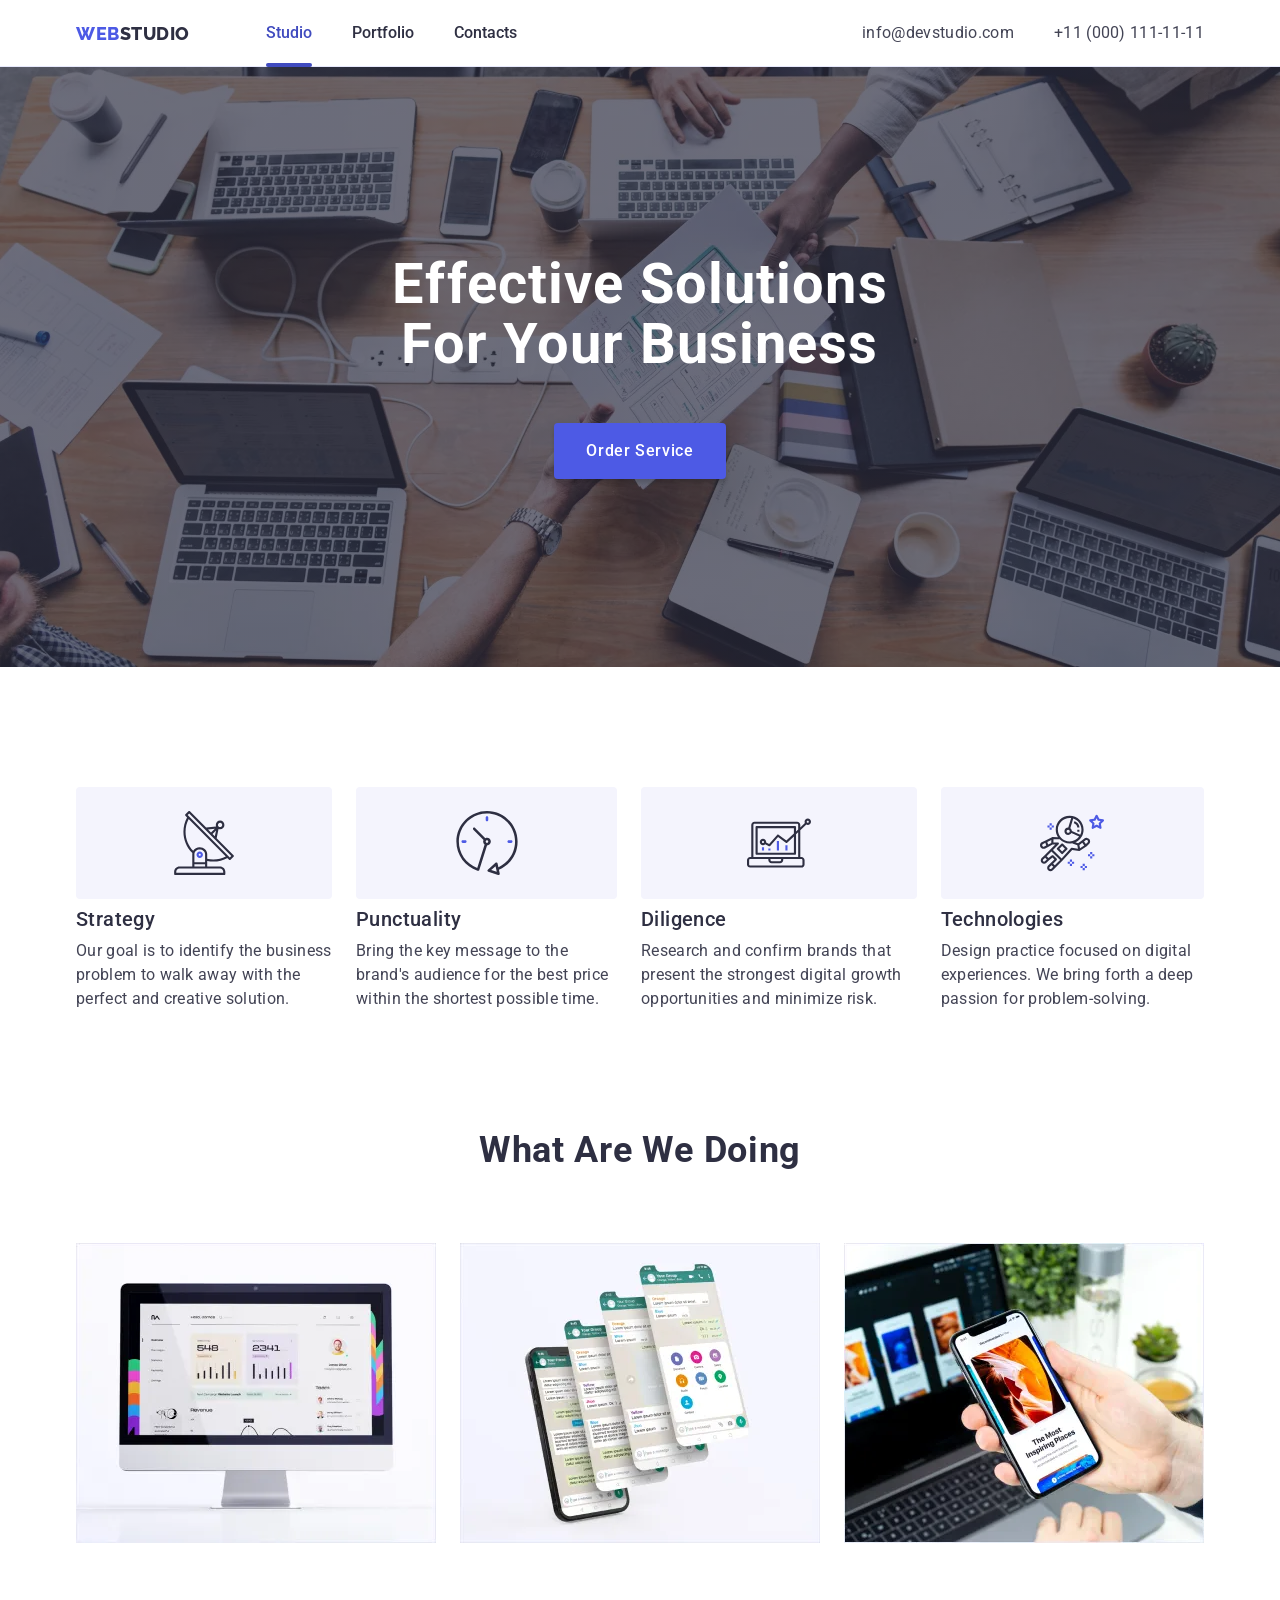
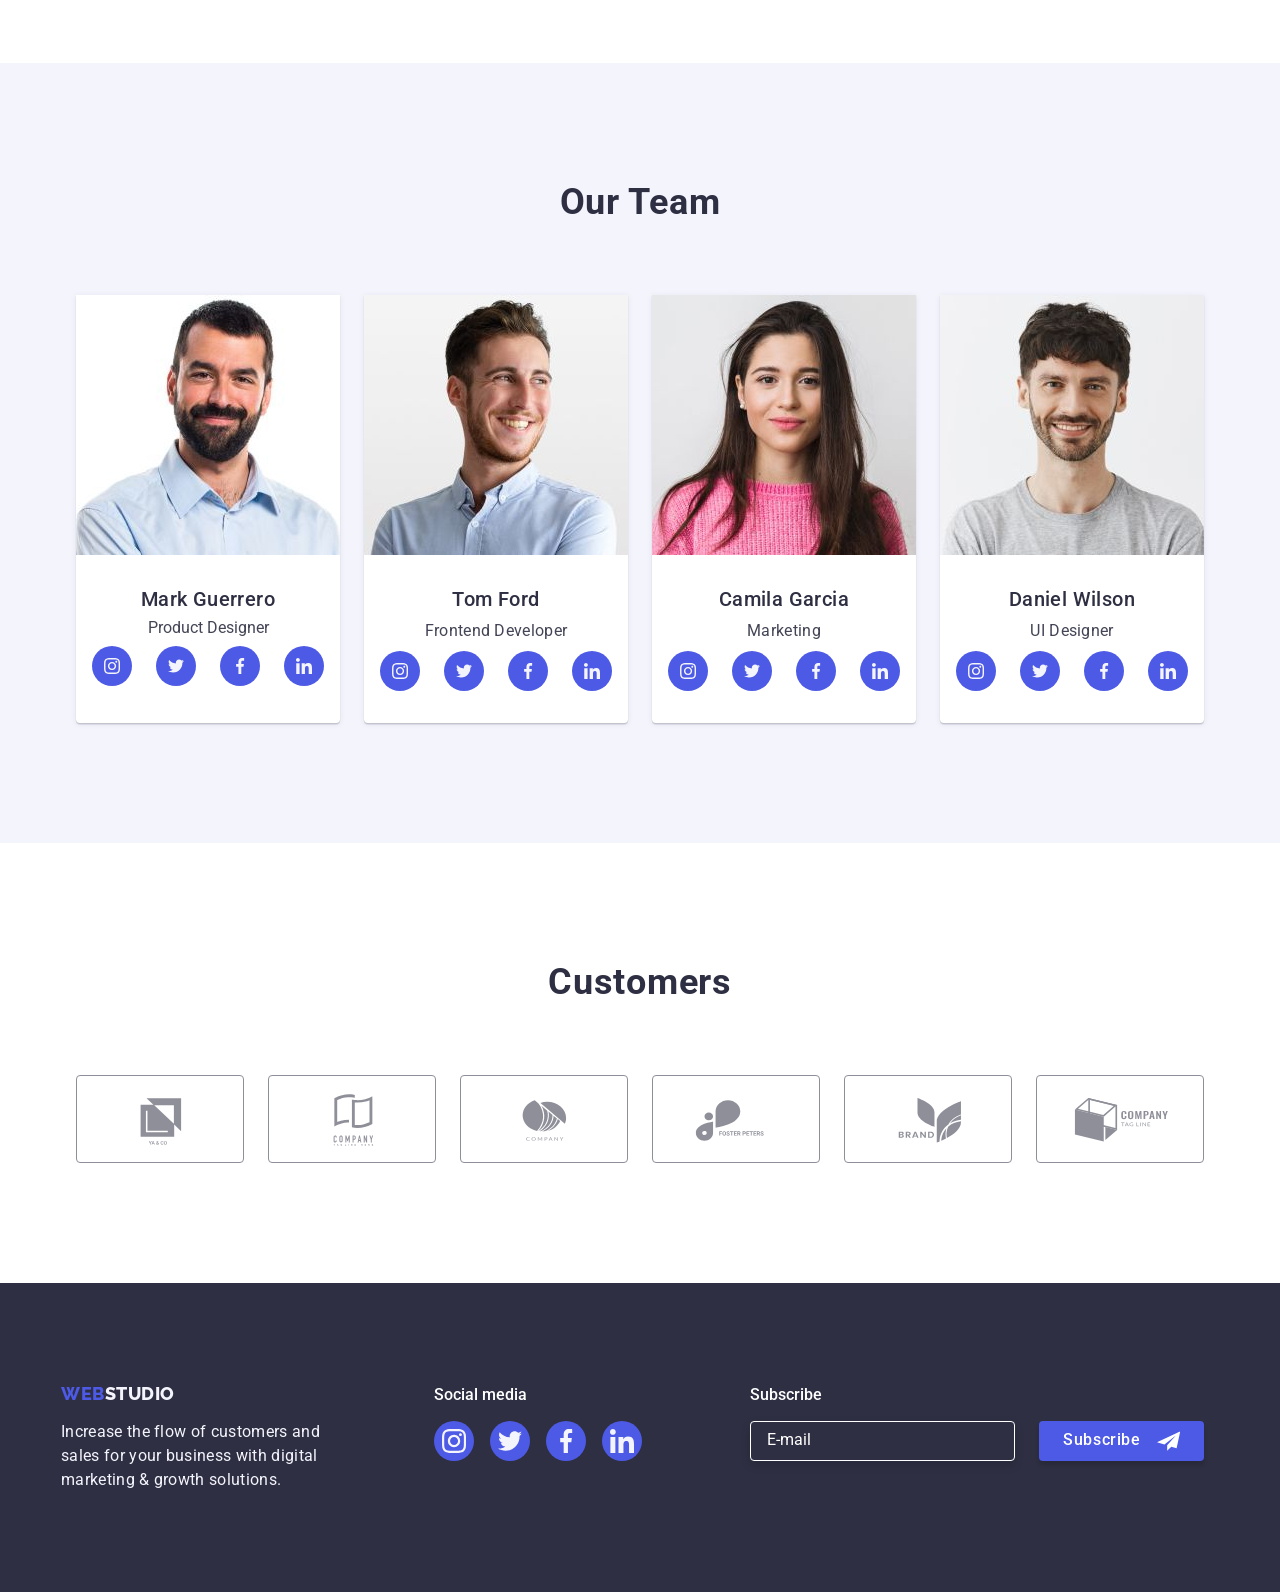
<file: index.html>
<!DOCTYPE html>
<html lang="en">
  <head>
    <meta charset="UTF-8" />
    <meta http-equiv="X-UA-Compatible" content="IE=edge" />
    <meta name="viewport" content="width=device-width, initial-scale=1.0" />
    <title>WebStudio</title>
    <link rel="preconnect" href="https://fonts.googleapis.com" />
    <link rel="preconnect" href="https://fonts.gstatic.com" crossorigin />
    <link
      href="https://fonts.googleapis.com/css2?family=Raleway:wght@800&family=Roboto:wght@400;500;700;900&display=swap"
      rel="stylesheet"
    />
    <link
      rel="stylesheet"
      href="https://cdnjs.cloudflare.com/ajax/libs/modern-normalize/1.1.0/modern-normalize.min.css"
      integrity="sha512-wpPYUAdjBVSE4KJnH1VR1HeZfpl1ub8YT/NKx4PuQ5NmX2tKuGu6U/JRp5y+Y8XG2tV+wKQpNHVUX03MfMFn9Q=="
      crossorigin="anonymous"
      referrerpolicy="no-referrer"
    />
    <link rel="stylesheet" href="./css/styles.css" />
  </head>
  <body>
    <!-- Header -->
    <header class="header">
      <div class="header-container container">
        <nav class="nav">
          <a href="./index.html" class="header-logo logo link"
            >Web<span class="header-studio">Studio</span></a
          >
          <!-- Mobile menu -->
          <button class="burger-btn js-open-menu" type="button" aria-expanded="false" aria-controls="mobile-menu">
            <svg class="burger-icon" width="32" height="22" aria-level="Switcher for mobile menu">
              <use class="burger-icon-open" href="./images/icons.svg#burger"></use>
            </svg>
          </button>

        <div class="mobile js-menu-container" id="mobile-menu">
                  <button type="button" class="modal-btn js-close-menu">
          <svg class="modal-icon" width="8" height="8">
            <use href="./images/icons.svg#close-black"></use>
          </svg>
        </button>
         <ul class="mobnav list">
          <li class="mobnav-item"><a href="./index.html" class="mobnav-link link">Studio</a></li>
          <li class="mobnav-item"><a href="./portfolio.html" class="mobnav-link link">Portfolio</a></li>
          <li class="mobnav-item"><a href="" class="mobnav-link link">Contacts</a></li>
        </ul>
        <div class="address-mobwrapper">        
          <address class="mobaddress">
          <ul class="list mobaddress-list">
             <li class="mobaddress-item">
              <a href="tel:+110001111111" class="link mobaddress-link">+11 (000) 111-11-11</a>
            </li>
            <li class="mobaddress-item">
              <a href="mailto:info@devstudio.com" class="link mobaddress-link">info@devstudio.com</a>
            </li>

          </ul>
        </address></div>
         <ul class="socials mobsocials">
                  <li class="mobsocials-item">
                    <a href="https://www.instagram.com/" class="socials-link">
                      <svg class="socials-icon" width="16" height="16">
                        <use href="./images/icons.svg#instagram"></use>
                      </svg>
                    </a>
                  </li>
                  <li class="mobsocials-item">
                    <a href="https://twitter.com/" class="socials-link">
                      <svg class="socials-icon" width="16" height="16">
                        <use href="./images/icons.svg#twitter"></use>
                      </svg>
                    </a>
                  </li>
                  <li class="mobsocials-item">
                    <a href="https://www.facebook.com/" class="socials-link">
                      <svg class="socials-icon" width="16" height="16">
                        <use href="./images/icons.svg#facebook"></use>
                      </svg>
                    </a>
                  </li>
                  <li class="mobsocials-item">
                    <a href="https://www.linkedin.com/" target="_blank" class="socials-link">
                      <svg class="socials-icon" width="16" height="16">
                        <use href="./images/icons.svg#linkedin"></use>
                      </svg>
                    </a>
                  </li>
          </ul> 
        </div>
<!-- Nav -->
          <ul class="list nav-list">
            <li class="nav-item">
              <a href="./index.html" class="link nav-link current">Studio</a>
            </li>
            <li class="nav-item">
              <a href="./portfolio.html" class="link nav-link">Portfolio</a>
            </li>
            <li class="nav-item"><a href="" class="link nav-link">Contacts</a></li>
          </ul>
        </nav>
        <address class="address">
          <ul class="list address-list">
            <li class="address-item">
              <a href="mailto:info@devstudio.com" class="link address-link">info@devstudio.com</a>
            </li>
            <li class="address-item">
              <a href="tel:+110001111111" class="link address-link">+11 (000) 111-11-11</a>
            </li>
          </ul>
        </address>
      </div>
    </header>
    <!-- Main -->
    <main>
      <!-- Hero -->
      <section class="hero overlay">
        <div class="container">
          <h1 class="hero-title">Effective Solutions for Your Business</h1>
          <button type="button" class="hero-btn" data-modal-open>Order Service</button>
        </div>
      </section>
      <!-- Feature -->
      <section class="section features">
        <div class="container">
          <h2 class="features-title title" hidden>Features</h2>
          <ul class="list features-list">
            <li class="features-item">
              <div class="features-thumb">
                <svg class="features-icon" width="64" height="64">
                  <use href="./images/icons.svg#antenna"></use>
                </svg>
              </div>
              <h3 class="subtitle features-subtitle">Strategy</h3>
              <p class="features-text text">
                Our goal is to identify the business problem to walk away with the perfect and
                creative solution.
              </p>
            </li>
            <li class="features-item">
              <div class="features-thumb">
                <svg class="features-icon" width="64" height="64">
                  <use href="./images/icons.svg#clock"></use>
                </svg>
              </div>
              <h3 class="subtitle features-subtitle">Punctuality</h3>
              <p class="features-text text">
                Bring the key message to the brand's audience for the best price within the shortest
                possible time.
              </p>
            </li>
            <li class="features-item">
              <div class="features-thumb">
                <svg class="features-icon" width="64" height="64">
                  <use href="./images/icons.svg#diagram"></use>
                </svg>
              </div>
              <h3 class="subtitle features-subtitle">Diligence</h3>
              <p class="features-text text">
                Research and confirm brands that present the strongest digital growth opportunities
                and minimize risk.
              </p>
            </li>
            <li class="features-item">
              <div class="features-thumb">
                <svg class="features-icon" width="64" height="64">
                  <use href="./images/icons.svg#astronaut"></use>
                </svg>
              </div>
              <h3 class="subtitle features-subtitle">Technologies</h3>
              <p class="features-text text">
                Design practice focused on digital experiences. We bring forth a deep passion for
                problem-solving.
              </p>
            </li>
          </ul>
        </div>
      </section>
      <!-- What are we doing -->
      <section class="section gallery">
        <div class="container">
          <h2 class="gallery-title title">What are we doing</h2>
          <ul class="list gallery-list">
            <li class="gallery-item">
                <picture>
                  <source
                    srcset="
                      ./images/monitor-dt.webp    1x,
                      ./images/monitor-dt@2x.webp 2x
                    "
                    media="(min-width: 1158px)"
                    type="image/webp"
                  />
                  <source
                    srcset="./images/monitor-dt@2x.jpg 2x"
                    media="(min-width: 1158px)"
                    type="image/jpeg"
                  />
                  <img
                    class="gallery-pic"
                    src="./images/monitor-dt.jpg"
                    alt="Monitor"
                    width="360"
                    height="300"
                  />
                </picture>
            </li>
            <li class="gallery-item">
               <picture>
                  <source
                    srcset="
                      ./images/screens-dt.webp    1x,
                      ./images/screens-dt@2x.webp 2x
                    "
                    media="(min-width: 1158px)"
                    type="image/webp"
                  />
                  <source
                    srcset="./images/screens-dt@2x.jpg 2x"
                    media="(min-width: 1158px)"
                    type="image/jpeg"
                  />
                  <img
                    class="gallery-pic"
                    src="./images/screens-dt.jpg"
                    alt="Screens"
                    width="360"
                    height="300"
                  />
                </picture>
            </li>
            <li class="gallery-item">
              <picture>
                  <source
                    srcset="
                      ./images/mobile-dt.webp    1x,
                      ./images/mobile-dt@2x.webp 2x
                    "
                    media="(min-width: 1158px)"
                    type="image/webp"
                  />
                  <source
                    srcset="./images/mobile-dt@2x.jpg 2x"
                    media="(min-width: 1158px)"
                    type="image/jpeg"
                  />
                  <img
                    class="gallery-pic"
                    src="./images/mobile-dt.jpg"
                    alt="Screens"
                    width="360"
                    height="300"
                  />
                </picture>
            </li>
          </ul>
        </div>
      </section>
      <!-- Our Team -->
      <section class="section team">
        <div class="container">
          <h2 class="team-title title">Our Team</h2>
          <ul class="list team-list">
            <li class="team-item">
              <picture>
                <source
                  srcset="
                    ./images/guerrero-mb.webp    1x,
                    ./images/guerrero-mb@2x.webp 2x
                  "
                  media="(max-width: 767px)"
                  type="image/webp"
                />

                <img
                  class="team-img"
                  srcset="./images/guerrero-mb@2x.jpg 2x"
                  src="./images/guerrero-mb.jpg"
                  alt="Photo of employee Mark Guerrero"
                  width="264"
                  height="260"
                />
              </picture>
              <div class="team-content">
                <h3 class="subtitle team-subtitle">Mark Guerrero</h3>
                <p class="team-text">Product Designer</p>
                <ul class="socials">
                  <li class="socials-item">
                    <a href="https://www.instagram.com/" class="socials-link">
                      <svg class="socials-icon" width="16" height="16">
                        <use href="./images/icons.svg#instagram"></use>
                      </svg>
                    </a>
                  </li>
                  <li class="socials-item">
                    <a href="https://twitter.com/" class="socials-link">
                      <svg class="socials-icon" width="16" height="16">
                        <use href="./images/icons.svg#twitter"></use>
                      </svg>
                    </a>
                  </li>
                  <li class="socials-item">
                    <a href="https://www.facebook.com/" class="socials-link">
                      <svg class="socials-icon" width="16" height="16">
                        <use href="./images/icons.svg#facebook"></use>
                      </svg>
                    </a>
                  </li>
                  <li class="socials-item">
                    <a href="https://www.linkedin.com/" target="_blank" class="socials-link">
                      <svg class="socials-icon" width="16" height="16">
                        <use href="./images/icons.svg#linkedin"></use>
                      </svg>
                    </a>
                  </li>
                </ul>
              </div>
            </li>
            <li class="team-item">
               <picture>
                <source
                  srcset="
                    ./images/ford-mb.webp    1x,
                    ./images/ford-mb@2x.webp 2x
                  "
                  media="(max-width: 767px)"
                  type="image/webp"
                />

                <img
                  class="team-img"
                  srcset="./images/ford-mb@2x.jpg 2x"
                  src="./images/ford-mb.jpg"
                  alt="Photo of employee Tom Ford"
                  width="264"
                  height="260"
                />
              </picture>
              <div class="team-content">
                <h3 class="subtitle team-subtitle">Tom Ford</h3>
                <p class="team-text text">Frontend Developer</p>
                <ul class="socials">
                  <li class="socials-item">
                    <a href="https://www.instagram.com/" class="socials-link">
                      <svg class="socials-icon" width="16" height="16">
                        <use href="./images/icons.svg#instagram"></use>
                      </svg>
                    </a>
                  </li>
                  <li class="socials-item">
                    <a href="https://twitter.com/" class="socials-link">
                      <svg class="socials-icon" width="16" height="16">
                        <use href="./images/icons.svg#twitter"></use>
                      </svg>
                    </a>
                  </li>
                  <li class="socials-item">
                    <a href="https://www.facebook.com/" class="socials-link">
                      <svg class="socials-icon" width="16" height="16">
                        <use href="./images/icons.svg#facebook"></use>
                      </svg>
                    </a>
                  </li>
                  <li class="socials-item">
                    <a href="https://www.linkedin.com/" target="_blank" class="socials-link">
                      <svg class="socials-icon" width="16" height="16">
                        <use href="./images/icons.svg#linkedin"></use>
                      </svg>
                    </a>
                  </li>
                </ul>
              </div>
            </li>
            <li class="team-item">
               <picture>
                <source
                  srcset="
                    ./images/garcia-mb.webp    1x,
                    ./images/garcia-mb@2x.webp 2x
                  "
                  media="(max-width: 767px)"
                  type="image/webp"
                />
                <img
                  class="team-img"
                  srcset="./images/garcia-mb@2x.jpg 2x"
                  src="./images/garcia-mb.jpg"
                  alt="Photo of employee Camila Garcia"
                  width="264"
                  height="260"
                />
              </picture>
              <div class="team-content">
                <h3 class="subtitle team-subtitle">Camila Garcia</h3>
                <p class="team-text text">Marketing</p>
                <ul class="socials">
                  <li class="socials-item">
                    <a href="https://www.instagram.com/" class="socials-link">
                      <svg class="socials-icon" width="16" height="16">
                        <use href="./images/icons.svg#instagram"></use>
                      </svg>
                    </a>
                  </li>
                  <li class="socials-item">
                    <a href="https://twitter.com/" class="socials-link">
                      <svg class="socials-icon" width="16" height="16">
                        <use href="./images/icons.svg#twitter"></use>
                      </svg>
                    </a>
                  </li>
                  <li class="socials-item">
                    <a href="https://www.facebook.com/" class="socials-link">
                      <svg class="socials-icon" width="16" height="16">
                        <use href="./images/icons.svg#facebook"></use>
                      </svg>
                    </a>
                  </li>
                  <li class="socials-item">
                    <a href="https://www.linkedin.com/" target="_blank" class="socials-link">
                      <svg class="socials-icon" width="16" height="16">
                        <use href="./images/icons.svg#linkedin"></use>
                      </svg>
                    </a>
                  </li>
                </ul>
              </div>
            </li>
            <li class="team-item">
                <picture>
                <source
                  srcset="
                    ./images/wilson-mb.webp    1x,
                    ./images/wilson-mb@2x.webp 2x
                  "
                  media="(max-width: 767px)"
                  type="image/webp"
                />
                <img
                  class="team-img"
                   srcset="./images/wilson-mb@2x.jpg 2x"
                  src="./images/wilson-mb.jpg"
                  alt="Photo of employee Daniel Wilson"
                  width="264"
                  height="260"
                />
              </picture>
              <div class="team-content">
                <h3 class="subtitle team-subtitle">Daniel Wilson</h3>
                <p class="team-text text">UI Designer</p>
                <ul class="socials">
                  <li class="socials-item">
                    <a href="https://www.instagram.com/" class="socials-link">
                      <svg class="socials-icon" width="16" height="16">
                        <use href="./images/icons.svg#instagram"></use>
                      </svg>
                    </a>
                  </li>
                  <li class="socials-item">
                    <a href="https://twitter.com/" class="socials-link">
                      <svg class="socials-icon" width="16" height="16">
                        <use href="./images/icons.svg#twitter"></use>
                      </svg>
                    </a>
                  </li>
                  <li class="socials-item">
                    <a href="https://www.facebook.com/" class="socials-link">
                      <svg class="socials-icon" width="16" height="16">
                        <use href="./images/icons.svg#facebook"></use>
                      </svg>
                    </a>
                  </li>
                  <li class="socials-item">
                    <a href="https://www.linkedin.com/" target="_blank" class="socials-link">
                      <svg class="socials-icon" width="16" height="16">
                        <use href="./images/icons.svg#linkedin"></use>
                      </svg>
                    </a>
                  </li>
                </ul>
              </div>
            </li>
          </ul>
        </div>
      </section>
      <!-- Customers -->
      <section class="section customers">
        <div class="container">
          <h2 class="customers-title title">Customers</h2>
          <ul class="customers-list">
            <li class="customers-item">
              <a href="" class="customers-link">
                <svg class="customers-icon" width="104" height="56">
                  <use href="./images/icons.svg#client1"></use>
                </svg>
              </a>
            </li>
            <li class="customers-item">
              <a href="" class="customers-link">
                <svg class="customers-icon" width="104" height="56">
                  <use href="./images/icons.svg#client2"></use>
                </svg>
              </a>
            </li>
            <li class="customers-item">
              <a href="" class="customers-link">
                <svg class="customers-icon" width="104" height="56">
                  <use href="./images/icons.svg#client3"></use>
                </svg>
              </a>
            </li>
            <li class="customers-item">
              <a href="" class="customers-link">
                <svg class="customers-icon" width="104" height="56">
                  <use href="./images/icons.svg#client4"></use>
                </svg>
              </a>
            </li>
            <li class="customers-item">
              <a href="" class="customers-link">
                <svg class="customers-icon" width="104" height="56">
                  <use href="./images/icons.svg#client5"></use>
                </svg>
              </a>
            </li>
            <li class="customers-item">
              <a href="" class="customers-link">
                <svg class="customers-icon" width="104" height="56">
                  <use href="./images/icons.svg#client6"></use>
                </svg>
              </a>
            </li>
          </ul>
        </div>
      </section>
    </main>
    <!-- Footer -->
    <footer class="footer">
      <div class="container thumb">
        <div class="thumb-logo">
          <a href="./index.html" class="footer-logo logo link"
            >Web<span class="footer-studio">Studio</span></a
          >
          <p class="footer-text text">
            Increase the flow of customers and sales for your business with digital marketing &
            growth solutions.
          </p>
        </div>
        <div class="thumb-socials">
          <p class="footer-subtitle">Social media</p>
          <ul class="footer-socials">
            <li class="socials-item">
              <a href="https://www.instagram.com/" class="socials-link footer-socials--link">
                <svg class="socials-icon" width="24" height="24">
                  <use href="./images/icons.svg#instagram"></use>
                </svg>
              </a>
            </li>
            <li class="socials-item">
              <a href="https://twitter.com/" class="socials-link footer-socials--link">
                <svg class="socials-icon" width="24" height="24">
                  <use href="./images/icons.svg#twitter"></use>
                </svg>
              </a>
            </li>
            <li class="socials-item">
              <a href="https://www.facebook.com/" class="socials-link footer-socials--link">
                <svg class="socials-icon" width="24" height="24">
                  <use href="./images/icons.svg#facebook"></use>
                </svg>
              </a>
            </li>
            <li class="socials-item">
              <a
                href="https://www.linkedin.com/"
                target="_blank"
                class="socials-link footer-socials--link"
              >
                <svg class="socials-icon" width="24" height="24">
                  <use href="./images/icons.svg#linkedin"></use>
                </svg>
              </a>
            </li>
          </ul>
        </div>
        <div class="footer-form">
          <p class="footer-subtitle">Subscribe</p>
          <form class="form-field">
            <label for="email"></label>
            <input
              class="footer-form-input"
              type="email"
              name="email"
              id="email"
              placeholder="E-mail"
            />

            <button type="submit" class="footer-form-btn">
              Subscribe
              <svg class="submit-icon" width="24" height="24">
                <use href="./images/icons.svg#submit"></use>
              </svg>
            </button>
          </form>
        </div>
      </div>
    </footer>

    <!-- Modal window -->
    <div class="backdrop is-hidden" data-modal>
      <div class="modal">
        <button type="button" class="modal-btn" data-modal-close>
          <svg class="modal-icon" width="8" height="8">
            <use href="./images/icons.svg#close-black"></use>
          </svg>
        </button>
        <!-- Form -->
        <div class="form">
        <form class="modal-form" autocomplete="off">
        <p class="modal-text">Leave your contacts and we will call you back</p>
        <label for="name" class="modal-form-label" autofocus>Name</label>
        <div class="modal-input-wrapper">
          <input type="name" name="name" id="name" class="modal-form-input" />
          <svg class="modal-input-icon" width="18" height="24">
            <use href="./images/icons.svg#name"></use>
          </svg>
        </div>
        <label for="tel" class="modal-form-label">Phone</label>
        <div class="modal-input-wrapper">
        <input type="tel" name="tel" id="tel" class="modal-form-input" />
       <svg class="modal-input-icon" width="18" height="24">
            <use href="./images/icons.svg#phone"></use>
          </svg></div>
        <label for="email" class="modal-form-label">Email</label>
         <div class="modal-input-wrapper">
        <input type="email" name="email" id="email" class="modal-form-input" />
         <svg class="modal-input-icon" width="18" height="24">
            <use href="./images/icons.svg#email"></use>
            </div>
          </svg>
          <label for="comment" class="modal-form-label">Comment</label>
          <textarea name="comment" id="comment" rows="10" class="modal-form-textarea" placeholder="Text input"></textarea>
          <label for="accept" class="accept">
             <input type="checkbox" name="accept" id="accept" class="accept-checkbox">
             <svg class="accept-icon" width="16" height="16">
              <use href="./images/icons.svg#checkbox"></use>
             </svg>
          <p class="accept-text">
            I accept the terms and conditions of the <a href="" class="accept-link">Privacy Policy</a>
          </p>
          </label>
             <button type="submit" class="accept-submit-btn">Send</button>
      </form>
        </div>
      </div>

   

    </div>
    <script src="./js/modal.js"></script>
       <script src="./js/mobile-menu.js"></script>
  </body>
</html>
</file>
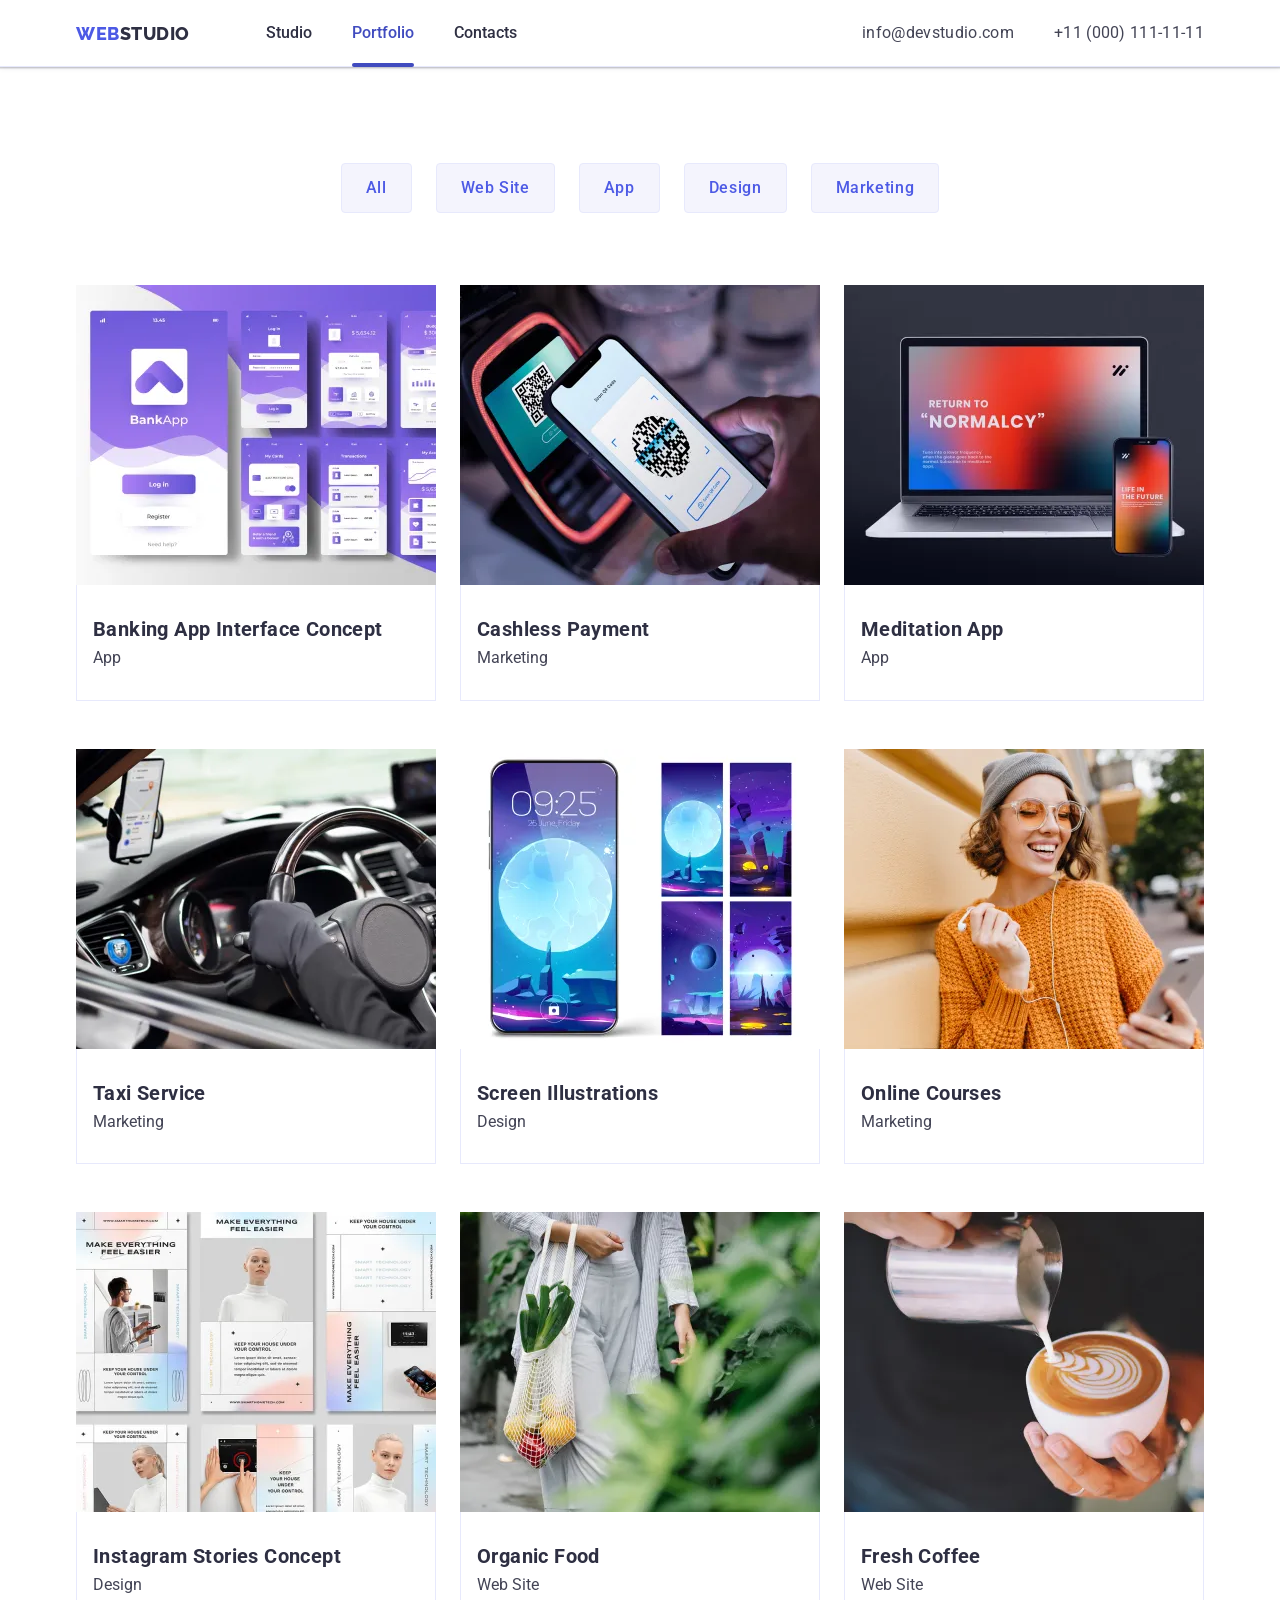
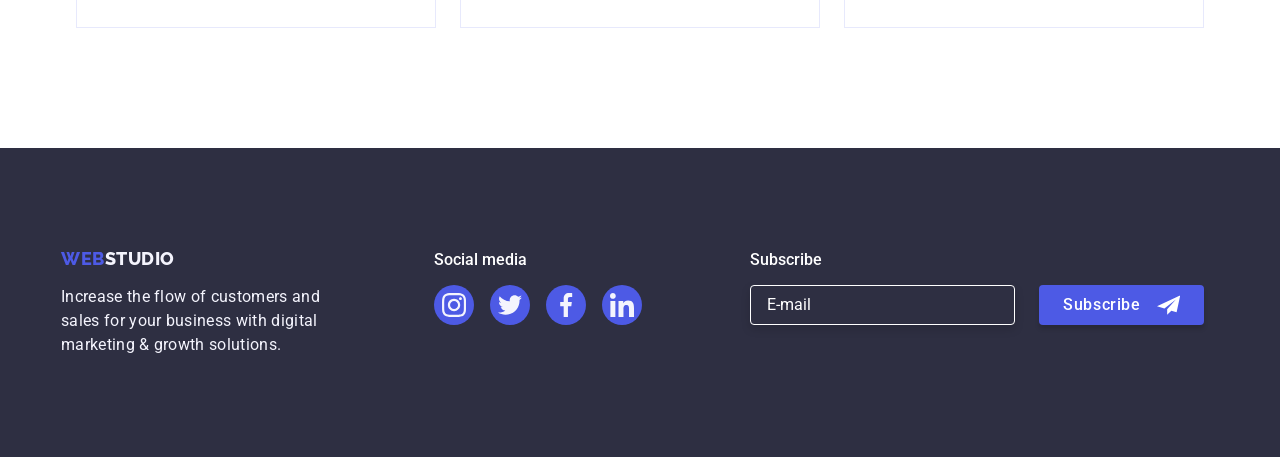
<file: portfolio.html>
<!DOCTYPE html>
<html lang="en">
  <head>
    <meta charset="UTF-8" />
    <meta http-equiv="X-UA-Compatible" content="IE=edge" />
    <meta name="viewport" content="width=device-width, initial-scale=1.0" />
    <title>Portfolio</title>
    <link rel="preconnect" href="https://fonts.googleapis.com" />
    <link rel="preconnect" href="https://fonts.gstatic.com" crossorigin />
    <link
      href="https://fonts.googleapis.com/css2?family=Raleway:wght@800&family=Roboto:wght@400;500;700;900&display=swap"
      rel="stylesheet"
    />
    <link
      rel="stylesheet"
      href="https://cdnjs.cloudflare.com/ajax/libs/modern-normalize/1.1.0/modern-normalize.min.css"
      integrity="sha512-wpPYUAdjBVSE4KJnH1VR1HeZfpl1ub8YT/NKx4PuQ5NmX2tKuGu6U/JRp5y+Y8XG2tV+wKQpNHVUX03MfMFn9Q=="
      crossorigin="anonymous"
      referrerpolicy="no-referrer"
    />
    <link rel="stylesheet" href="./css/styles.css" />
  </head>
  <body>
    <!-- Header -->
    <header class="header">
      <div class="header-container container">
        <nav class="nav">
          <a href="./index.html" class="header-logo logo link"
            >Web<span class="header-studio">Studio</span></a
          >
          <!-- Mobile menu -->
          <button
            class="burger-btn js-open-menu"
            type="button"
            aria-expanded="false"
            aria-controls="mobile-menu"
          >
            <svg
              class="burger-icon"
              width="32"
              height="22"
              aria-level="Switcher for mobile menu"
            >
              <use
                class="burger-icon-open"
                href="./images/icons.svg#burger"
              ></use>
            </svg>
          </button>

          <div class="mobile js-menu-container" id="mobile-menu">
            <button type="button" class="modal-btn js-close-menu">
              <svg class="modal-icon" width="8" height="8">
                <use href="./images/icons.svg#close-black"></use>
              </svg>
            </button>
            <ul class="mobnav list">
              <li class="mobnav-item">
                <a href="./index.html" class="mobnav-link link">Studio</a>
              </li>
              <li class="mobnav-item">
                <a href="./portfolio.html" class="mobnav-link link"
                  >Portfolio</a
                >
              </li>
              <li class="mobnav-item">
                <a href="" class="mobnav-link link">Contacts</a>
              </li>
            </ul>
            <div class="address-mobwrapper">
              <address class="mobaddress">
                <ul class="list mobaddress-list">
                  <li class="mobaddress-item">
                    <a href="tel:+110001111111" class="link mobaddress-link"
                      >+11 (000) 111-11-11</a
                    >
                  </li>
                  <li class="mobaddress-item">
                    <a
                      href="mailto:info@devstudio.com"
                      class="link mobaddress-link"
                      >info@devstudio.com</a
                    >
                  </li>
                </ul>
              </address>
            </div>
            <ul class="socials mobsocials">
              <li class="mobsocials-item">
                <a href="https://www.instagram.com/" class="socials-link">
                  <svg class="socials-icon" width="16" height="16">
                    <use href="./images/icons.svg#instagram"></use>
                  </svg>
                </a>
              </li>
              <li class="mobsocials-item">
                <a href="https://twitter.com/" class="socials-link">
                  <svg class="socials-icon" width="16" height="16">
                    <use href="./images/icons.svg#twitter"></use>
                  </svg>
                </a>
              </li>
              <li class="mobsocials-item">
                <a href="https://www.facebook.com/" class="socials-link">
                  <svg class="socials-icon" width="16" height="16">
                    <use href="./images/icons.svg#facebook"></use>
                  </svg>
                </a>
              </li>
              <li class="mobsocials-item">
                <a
                  href="https://www.linkedin.com/"
                  target="_blank"
                  class="socials-link"
                >
                  <svg class="socials-icon" width="16" height="16">
                    <use href="./images/icons.svg#linkedin"></use>
                  </svg>
                </a>
              </li>
            </ul>
          </div>
          <!-- Nav -->
          <ul class="list nav-list">
            <li class="nav-item">
              <a href="./index.html" class="link nav-link">Studio</a>
            </li>
            <li class="nav-item">
              <a href="./portfolio.html" class="link nav-link current"
                >Portfolio</a
              >
            </li>
            <li class="nav-item">
              <a href="" class="link nav-link">Contacts</a>
            </li>
          </ul>
        </nav>
        <address class="address">
          <ul class="list address-list">
            <li class="address-item">
              <a href="mailto:info@devstudio.com" class="link address-link"
                >info@devstudio.com</a
              >
            </li>
            <li class="address-item">
              <a href="tel:+110001111111" class="link address-link"
                >+11 (000) 111-11-11</a
              >
            </li>
          </ul>
        </address>
      </div>
    </header>
    <!-- Main -->
    <main>
      <section class="portfolio">
        <div class="container">
          <h1 class="portfolio-title" hidden>Gallery</h1>
          <!-- Filter -->
          <ul class="list filter-list">
            <li class="filter-item">
              <button type="button" class="btn filter-btn">All</button>
            </li>
            <li class="filter-item">
              <button type="button" class="btn filter-btn">Web Site</button>
            </li>
            <li class="filter-item">
              <button type="button" class="btn filter-btn">App</button>
            </li>
            <li class="filter-item">
              <button type="button" class="btn filter-btn">Design</button>
            </li>
            <li class="filter-item">
              <button type="button" class="btn filter-btn">Marketing</button>
            </li>
          </ul>
          <!-- Portfolio -->
          <ul class="list portfolio-list">
            <li class="portfolio-item">
              <a href="" class="link portfolio-link">
                <div class="overlay-thumb">
                  <picture>
                    <source
                      srcset="
                        ./images/banking-dt.webp    1x,
                        ./images/banking-dt@2x.webp 2x
                      "
                      media="(min-width: 1158px)"
                      type="image/webp"
                    />
                    <source
                      srcset="
                        ./images/banking-dt.jpeg   1x,
                        ./images/banking-dt@2x.jpg 2x
                      "
                      media="(min-width: 1158px)"
                      type="image/jpeg"
                    />
                    <source
                      srcset="
                        ./images/banking-tb.webp    1x,
                        ./images/banking-tb@2x.webp 2x
                      "
                      media="(min-width: 768px)"
                      type="image/webp"
                    />
                    <source
                      srcset="
                        ./images/banking-tb.jpeg    1x,
                        ./images/banking-tb@2x.jpeg 2x
                      "
                      media="(min-width: 768px)"
                      type="image/jpeg"
                    />
                    <source
                      srcset="
                        ./images/banking-mb.webp    1x,
                        ./images/banking-mb@2x.webp 2x
                      "
                      media="(max-width: 767px)"
                      type="image/webp"
                    />
                    <source
                      srcset="./images/banking-mb@2x.jpg 2x"
                      media="(max-width: 767px)"
                      type="image/jpeg"
                    />
                    <img
                      class="team-img"
                      src="./images/banking-mb.jpg"
                      alt="Banking app interface"
                      width="360"
                      height="300"
                    />
                  </picture>
                  <p class="overlay-text">
                    14 Stylish and User-Friendly App Design Concepts · Task
                    Manager App · Calorie Tracker App · Exotic Fruit Ecommerce
                    App · Cloud Storage App
                  </p>
                </div>
                <div class="portfolio-content">
                  <h2 class="portfolio-subtitle">
                    Banking App Interface Concept
                  </h2>
                  <p class="portfolio-text">App</p>
                </div>
              </a>
            </li>
            <li class="portfolio-item">
              <a href="" class="link portfolio-link">
                <div class="overlay-thumb">
                  <picture>
                    <source
                      srcset="
                        ./images/cashless-dt.webp    1x,
                        ./images/cashless-dt@2x.webp 2x
                      "
                      media="(min-width: 1158px)"
                      type="image/webp"
                    />
                    <source
                      srcset="
                        ./images/cashless-dt.jpeg   1x,
                        ./images/cashless-dt@2x.jpg 2x
                      "
                      media="(min-width: 1158px)"
                      type="image/jpeg"
                    />
                    <source
                      srcset="
                        ./images/cashless-tb.webp    1x,
                        ./images/cashless-tb@2x.webp 2x
                      "
                      media="(min-width: 768px)"
                      type="image/webp"
                    />
                    <source
                      srcset="
                        ./images/cashless-tb.jpeg    1x,
                        ./images/cashless-tb@2x.jpeg 2x
                      "
                      media="(min-width: 768px)"
                      type="image/jpeg"
                    />
                    <source
                      srcset="
                        ./images/cashless-mb.webp    1x,
                        ./images/cashless-mb@2x.webp 2x
                      "
                      media="(max-width: 767px)"
                      type="image/webp"
                    />
                    <source
                      srcset="./images/cashless-mb@2x.jpg 2x"
                      media="(max-width: 767px)"
                      type="image/jpeg"
                    />
                    <img
                      class="team-img"
                      src="./images/cashless-mb.jpg"
                      alt="Cashless Payment"
                      width="360"
                      height="300"
                    />
                  </picture>
                  <p class="overlay-text">
                    14 Stylish and User-Friendly App Design Concepts · Task
                    Manager App · Calorie Tracker App · Exotic Fruit Ecommerce
                    App · Cloud Storage App
                  </p>
                </div>
                <div class="portfolio-content">
                  <h2 class="portfolio-subtitle">Cashless Payment</h2>
                  <p class="portfolio-text">Marketing</p>
                </div>
              </a>
            </li>
            <li class="portfolio-item">
              <a href="" class="link portfolio-link">
                <div class="overlay-thumb">
                  <picture>
                    <source
                      srcset="
                        ./images/meditation-dt.webp    1x,
                        ./images/meditation-dt@2x.webp 2x
                      "
                      media="(min-width: 1158px)"
                      type="image/webp"
                    />
                    <source
                      srcset="
                        ./images/meditation-dt.jpeg   1x,
                        ./images/meditation-dt@2x.jpg 2x
                      "
                      media="(min-width: 1158px)"
                      type="image/jpeg"
                    />
                    <source
                      srcset="
                        ./images/meditation-tb.webp    1x,
                        ./images/meditation-tb@2x.webp 2x
                      "
                      media="(min-width: 768px)"
                      type="image/webp"
                    />
                    <source
                      srcset="
                        ./images/meditation-tb.jpeg    1x,
                        ./images/meditation-tb@2x.jpeg 2x
                      "
                      media="(min-width: 768px)"
                      type="image/jpeg"
                    />
                    <source
                      srcset="
                        ./images/meditation-mb.webp    1x,
                        ./images/meditation-mb@2x.webp 2x
                      "
                      media="(max-width: 767px)"
                      type="image/webp"
                    />
                    <source
                      srcset="./images/meditation-mb@2x.jpg 2x"
                      media="(max-width: 767px)"
                      type="image/jpeg"
                    />
                    <img
                      class="team-img"
                      src="./images/meditation-mb.jpg"
                      alt="Meditation App"
                      width="360"
                      height="300"
                    />
                  </picture>
                  <p class="overlay-text">
                    14 Stylish and User-Friendly App Design Concepts · Task
                    Manager App · Calorie Tracker App · Exotic Fruit Ecommerce
                    App · Cloud Storage App
                  </p>
                </div>
                <div class="portfolio-content">
                  <h2 class="portfolio-subtitle">Meditation App</h2>
                  <p class="portfolio-text">App</p>
                </div>
              </a>
            </li>
            <li class="portfolio-item">
              <a href="" class="link portfolio-link">
                <div class="overlay-thumb">
                  <picture>
                    <source
                      srcset="
                        ./images/taxi-dt.webp    1x,
                        ./images/taxi-dt@2x.webp 2x
                      "
                      media="(min-width: 1158px)"
                      type="image/webp"
                    />
                    <source
                      srcset="
                        ./images/taxi-dt.jpeg   1x,
                        ./images/taxi-dt@2x.jpg 2x
                      "
                      media="(min-width: 1158px)"
                      type="image/jpeg"
                    />
                    <source
                      srcset="
                        ./images/taxi-tb.webp    1x,
                        ./images/taxi-tb@2x.webp 2x
                      "
                      media="(min-width: 768px)"
                      type="image/webp"
                    />
                    <source
                      srcset="
                        ./images/taxi-tb.jpeg    1x,
                        ./images/taxi-tb@2x.jpeg 2x
                      "
                      media="(min-width: 768px)"
                      type="image/jpeg"
                    />
                    <source
                      srcset="
                        ./images/taxi-mb.webp    1x,
                        ./images/taxi-mb@2x.webp 2x
                      "
                      media="(max-width: 767px)"
                      type="image/webp"
                    />
                    <source
                      srcset="./images/taxi-mb@2x.jpg 2x"
                      media="(max-width: 767px)"
                      type="image/jpeg"
                    />
                    <img
                      class="team-img"
                      src="./images/taxi-mb.jpg"
                      alt="Taxi Service"
                      width="360"
                      height="300"
                    />
                  </picture>
                  <p class="overlay-text">
                    14 Stylish and User-Friendly App Design Concepts · Task
                    Manager App · Calorie Tracker App · Exotic Fruit Ecommerce
                    App · Cloud Storage App
                  </p>
                </div>
                <div class="portfolio-content">
                  <h2 class="portfolio-subtitle">Taxi Service</h2>
                  <p class="portfolio-text">Marketing</p>
                </div>
              </a>
            </li>
            <li class="portfolio-item">
              <a href="" class="link portfolio-link">
                <div class="overlay-thumb">
                  <picture>
                    <source
                      srcset="
                        ./images/screen-dt.webp    1x,
                        ./images/screen-dt@2x.webp 2x
                      "
                      media="(min-width: 1158px)"
                      type="image/webp"
                    />
                    <source
                      srcset="
                        ./images/screen-dt.jpeg   1x,
                        ./images/screen-dt@2x.jpg 2x
                      "
                      media="(min-width: 1158px)"
                      type="image/jpeg"
                    />
                    <source
                      srcset="
                        ./images/screen-tb.webp    1x,
                        ./images/screen-tb@2x.webp 2x
                      "
                      media="(min-width: 768px)"
                      type="image/webp"
                    />
                    <source
                      srcset="
                        ./images/screen-tb.jpeg    1x,
                        ./images/screen-tb@2x.jpeg 2x
                      "
                      media="(min-width: 768px)"
                      type="image/jpeg"
                    />
                    <source
                      srcset="
                        ./images/screen-mb.webp    1x,
                        ./images/screen-mb@2x.webp 2x
                      "
                      media="(max-width: 767px)"
                      type="image/webp"
                    />
                    <source
                      srcset="./images/screen-mb@2x.jpg 2x"
                      media="(max-width: 767px)"
                      type="image/jpeg"
                    />
                    <img
                      class="team-img"
                      src="./images/screen-mb.jpg"
                      alt="Screen Illustrations"
                      width="360"
                      height="300"
                    />
                  </picture>
                  <p class="overlay-text">
                    14 Stylish and User-Friendly App Design Concepts · Task
                    Manager App · Calorie Tracker App · Exotic Fruit Ecommerce
                    App · Cloud Storage App
                  </p>
                </div>
                <div class="portfolio-content">
                  <h2 class="portfolio-subtitle">Screen Illustrations</h2>
                  <p class="portfolio-text">Design</p>
                </div>
              </a>
            </li>
            <li class="portfolio-item">
              <a href="" class="link portfolio-link">
                <div class="overlay-thumb">
                  <picture>
                    <source
                      srcset="
                        ./images/online-dt.webp    1x,
                        ./images/online-dt@2x.webp 2x
                      "
                      media="(min-width: 1158px)"
                      type="image/webp"
                    />
                    <source
                      srcset="
                        ./images/online-dt.jpeg   1x,
                        ./images/online-dt@2x.jpg 2x
                      "
                      media="(min-width: 1158px)"
                      type="image/jpeg"
                    />
                    <source
                      srcset="
                        ./images/online-tb.webp    1x,
                        ./images/online-tb@2x.webp 2x
                      "
                      media="(min-width: 768px)"
                      type="image/webp"
                    />
                    <source
                      srcset="
                        ./images/online-tb.jpeg    1x,
                        ./images/online-tb@2x.jpeg 2x
                      "
                      media="(min-width: 768px)"
                      type="image/jpeg"
                    />
                    <source
                      srcset="
                        ./images/online-mb.webp    1x,
                        ./images/online-mb@2x.webp 2x
                      "
                      media="(max-width: 767px)"
                      type="image/webp"
                    />
                    <source
                      srcset="./images/online-mb@2x.jpg 2x"
                      media="(max-width: 767px)"
                      type="image/jpeg"
                    />
                    <img
                      class="team-img"
                      src="./images/online-mb.jpg"
                      alt="Online Courses"
                      width="360"
                      height="300"
                    />
                  </picture>
                  <p class="overlay-text">
                    14 Stylish and User-Friendly App Design Concepts · Task
                    Manager App · Calorie Tracker App · Exotic Fruit Ecommerce
                    App · Cloud Storage App
                  </p>
                </div>
                <div class="portfolio-content">
                  <h2 class="portfolio-subtitle">Online Courses</h2>
                  <p class="portfolio-text">Marketing</p>
                </div>
              </a>
            </li>
            <li class="portfolio-item">
              <a href="" class="link portfolio-link">
                <div class="overlay-thumb">
                  <picture>
                    <source
                      srcset="
                        ./images/instagram-dt.webp    1x,
                        ./images/instagram-dt@2x.webp 2x
                      "
                      media="(min-width: 1158px)"
                      type="image/webp"
                    />
                    <source
                      srcset="
                        ./images/instagram-dt.jpeg   1x,
                        ./images/instagram-dt@2x.jpg 2x
                      "
                      media="(min-width: 1158px)"
                      type="image/jpeg"
                    />
                    <source
                      srcset="
                        ./images/instagram-tb.webp    1x,
                        ./images/instagram-tb@2x.webp 2x
                      "
                      media="(min-width: 768px)"
                      type="image/webp"
                    />
                    <source
                      srcset="
                        ./images/instagram-tb.jpeg    1x,
                        ./images/instagram-tb@2x.jpeg 2x
                      "
                      media="(min-width: 768px)"
                      type="image/jpeg"
                    />
                    <source
                      srcset="
                        ./images/instagram-mb.webp    1x,
                        ./images/instagram-mb@2x.webp 2x
                      "
                      media="(max-width: 767px)"
                      type="image/webp"
                    />
                    <source
                      srcset="./images/instagram-mb@2x.jpg 2x"
                      media="(max-width: 767px)"
                      type="image/jpeg"
                    />
                    <img
                      class="team-img"
                      src="./images/instagram-mb.jpg"
                      alt="Instagram Stories Concept"
                      width="360"
                      height="300"
                    />
                  </picture>
                  <p class="overlay-text">
                    14 Stylish and User-Friendly App Design Concepts · Task
                    Manager App · Calorie Tracker App · Exotic Fruit Ecommerce
                    App · Cloud Storage App
                  </p>
                </div>
                <div class="portfolio-content">
                  <h2 class="portfolio-subtitle">Instagram Stories Concept</h2>
                  <p class="portfolio-text">Design</p>
                </div>
              </a>
            </li>
            <li class="portfolio-item">
              <a href="" class="link portfolio-link">
                <div class="overlay-thumb">
                  <picture>
                    <source
                      srcset="
                        ./images/organic-dt.webp    1x,
                        ./images/organic-dt@2x.webp 2x
                      "
                      media="(min-width: 1158px)"
                      type="image/webp"
                    />
                    <source
                      srcset="
                        ./images/organic-dt.jpeg   1x,
                        ./images/organic-dt@2x.jpg 2x
                      "
                      media="(min-width: 1158px)"
                      type="image/jpeg"
                    />
                    <source
                      srcset="
                        ./images/organic-tb.webp    1x,
                        ./images/organic-tb@2x.webp 2x
                      "
                      media="(min-width: 768px)"
                      type="image/webp"
                    />
                    <source
                      srcset="
                        ./images/organic-tb.jpeg    1x,
                        ./images/organic-tb@2x.jpeg 2x
                      "
                      media="(min-width: 768px)"
                      type="image/jpeg"
                    />
                    <source
                      srcset="
                        ./images/organic-mb.webp    1x,
                        ./images/organic-mb@2x.webp 2x
                      "
                      media="(max-width: 767px)"
                      type="image/webp"
                    />
                    <source
                      srcset="./images/organic-mb@2x.jpg 2x"
                      media="(max-width: 767px)"
                      type="image/jpeg"
                    />
                    <img
                      class="team-img"
                      src="./images/organic-mb.jpg"
                      alt="Organic Food"
                      width="360"
                      height="300"
                    />
                  </picture>
                  <p class="overlay-text">
                    14 Stylish and User-Friendly App Design Concepts · Task
                    Manager App · Calorie Tracker App · Exotic Fruit Ecommerce
                    App · Cloud Storage App
                  </p>
                </div>
                <div class="portfolio-content">
                  <h2 class="portfolio-subtitle">Organic Food</h2>
                  <p class="portfolio-text">Web Site</p>
                </div>
              </a>
            </li>
            <li class="portfolio-item">
              <a href="" class="link portfolio-link">
                <div class="overlay-thumb">
                  <picture>
                    <source
                      srcset="
                        ./images/coffee-dt.webp    1x,
                        ./images/coffee-dt@2x.webp 2x
                      "
                      media="(min-width: 1158px)"
                      type="image/webp"
                    />
                    <source
                      srcset="
                        ./images/coffee-dt.jpeg   1x,
                        ./images/coffee-dt@2x.jpg 2x
                      "
                      media="(min-width: 1158px)"
                      type="image/jpeg"
                    />
                    <source
                      srcset="
                        ./images/coffee-tb.webp    1x,
                        ./images/coffee-tb@2x.webp 2x
                      "
                      media="(min-width: 768px)"
                      type="image/webp"
                    />
                    <source
                      srcset="
                        ./images/coffee-tb.jpeg    1x,
                        ./images/coffee-tb@2x.jpeg 2x
                      "
                      media="(min-width: 768px)"
                      type="image/jpeg"
                    />
                    <source
                      srcset="
                        ./images/coffee-mb.webp    1x,
                        ./images/coffee-mb@2x.webp 2x
                      "
                      media="(max-width: 767px)"
                      type="image/webp"
                    />
                    <source
                      srcset="./images/coffee-mb@2x.jpg 2x"
                      media="(max-width: 767px)"
                      type="image/jpeg"
                    />
                    <img
                      class="team-img"
                      src="./images/coffee-mb.jpg"
                      alt="Fresh Coffee"
                      width="360"
                      height="300"
                    />
                  </picture>
                  <p class="overlay-text">
                    14 Stylish and User-Friendly App Design Concepts · Task
                    Manager App · Calorie Tracker App · Exotic Fruit Ecommerce
                    App · Cloud Storage App
                  </p>
                </div>
                <div class="portfolio-content">
                  <h2 class="portfolio-subtitle">Fresh Coffee</h2>
                  <p class="portfolio-text">Web Site</p>
                </div>
              </a>
            </li>
          </ul>
        </div>
      </section>
    </main>
    <!-- Footer -->
    <footer class="footer">
      <div class="container thumb">
        <div class="thumb-logo">
          <a href="./index.html" class="footer-logo logo link"
            >Web<span class="footer-studio">Studio</span></a
          >
          <p class="footer-text text">
            Increase the flow of customers and sales for your business with
            digital marketing & growth solutions.
          </p>
        </div>
        <div class="thumb-socials">
          <p class="footer-subtitle">Social media</p>
          <ul class="footer-socials">
            <li class="socials-item">
              <a
                href="https://www.instagram.com/"
                class="socials-link footer-socials--link"
              >
                <svg class="socials-icon" width="24" height="24">
                  <use href="./images/icons.svg#instagram"></use>
                </svg>
              </a>
            </li>
            <li class="socials-item">
              <a
                href="https://twitter.com/"
                class="socials-link footer-socials--link"
              >
                <svg class="socials-icon" width="24" height="24">
                  <use href="./images/icons.svg#twitter"></use>
                </svg>
              </a>
            </li>
            <li class="socials-item">
              <a
                href="https://www.facebook.com/"
                class="socials-link footer-socials--link"
              >
                <svg class="socials-icon" width="24" height="24">
                  <use href="./images/icons.svg#facebook"></use>
                </svg>
              </a>
            </li>
            <li class="socials-item">
              <a
                href="https://www.linkedin.com/"
                target="_blank"
                class="socials-link footer-socials--link"
              >
                <svg class="socials-icon" width="24" height="24">
                  <use href="./images/icons.svg#linkedin"></use>
                </svg>
              </a>
            </li>
          </ul>
        </div>
        <div class="footer-form">
          <p class="footer-subtitle">Subscribe</p>
          <form class="form-field">
            <label for="email"></label>
            <input
              class="footer-form-input"
              type="email"
              name="email"
              id="email"
              placeholder="E-mail"
            />

            <button type="submit" class="footer-form-btn">
              Subscribe
              <svg class="submit-icon" width="24" height="24">
                <use href="./images/icons.svg#submit"></use>
              </svg>
            </button>
          </form>
        </div>
      </div>
    </footer>
    <script src="./js/mobile-menu.js"></script>
  </body>
</html>
</file>
<file: css/styles.css>
/* Body text color #434455 */
/* Secondaty text color #2E2F42 */
/* Link color #434455 */
/* Footer text color #F4F4FD */
/* Accent color #4D5AE5 */

/* Bgc hero-footer #2E2F42; */
/* White btn-bcg  #FFFFFF; */
/* Team bgc #F4F4FD; */

/* Portfolio filer text #4D5AE5 */
/* Portfolio filter bgc active #404BBF */
/* Portfolio filter bgc #E7E9FC */

:root {
  --body-text: #434455;
  --secondary-text: #2e2f42;
  --accent-colour: #4d5ae5;
  --link: #434455;
  --hover-link: #404bbf;
  --footer-text: #f4f4fd;
  --white-color: #ffffff;
  --active-btn-bcg: #404bbf;
  --hero-footer-bgc: #2e2f42;
  --box-shadow: rgba(46, 47, 66, 0.08);
  --fw-500: 500;
  --timing-function: cubic-bezier(0.4, 0, 0.2, 1);
}
body {
  font-family: 'Roboto', sans-serif;

  color: var(--body-text);
  background-color: var(--white-color);
}
h1,
h2,
h3,
h4,
h5,
h6,
p {
  margin-top: 0;
  margin-bottom: 0;
}
img {
  display: block;
  max-width: 100%;
  height: auto;
}
ul,
ol {
  padding: 0;
  margin: 0;
  list-style: none;
}
.link {
  text-decoration: none;
}
.subtitle {
  font-weight: 700;
  font-size: 36px;
  line-height: 1.11;
  /* text-align: center; */
  letter-spacing: 0.02em;
  text-transform: capitalize;

  color: var(--secondary-text);
}
@media screen and (min-width: 1158px) {
  .subtitle {
    font-weight: 500;
    font-size: 20px;
    line-height: 1.2;
  }
}

.title {
  font-weight: 700;
  font-size: 36px;
  line-height: 1.11;
  text-align: center;
  letter-spacing: 0.02em;
  text-transform: capitalize;

  color: var(--secondary-text);
  margin-bottom: 72px;
}

/* @media screen and (min-width: 1158px) {
  .title {
    font-weight: var(--fw-500);
    font-size: 20px;
    line-height: 1.2;
  }
} */
.text {
  line-height: 1.5;
  letter-spacing: 0.02em;
}
.section {
  padding-top: 96px;
  padding-bottom: 96px;
}
@media screen and (min-width: 1158px) {
  .section {
    padding-top: 120px;
    padding-bottom: 120px;
  }
}
.container {
  margin-right: auto;
  margin-left: auto;
  padding-right: 15px;
  padding-left: 15px;
}

@media screen and (min-width: 428px) {
  .container {
    width: 428px;
  }
}
@media screen and (min-width: 768px) {
  .container {
    width: 768px;
  }
}
@media screen and (min-width: 1158px) {
  .container {
    width: 1158px;
  }
}

/* Header */
.header {
  border-bottom: 1px solid #e7e9fc;
  box-shadow: 0px 2px 1px var(--box-shadow), 0px 1px 1px rgba(46, 47, 66, 0.16),
    0px 1px 6px var(--box-shadow);
}

@media screen and (min-width: 768px) {
  .header-container {
    display: flex;
    align-items: center;
  }
}
/* Logo */
.logo {
  font-family: 'Raleway', sans-serif;
  font-weight: 800;
  font-size: 18px;
  line-height: 1.17;
  letter-spacing: 0.03em;
  text-transform: uppercase;

  color: var(--accent-colour);
}
.header-logo {
  margin-right: 76px;
}
.header-studio {
  color: var(--secondary-text);
}
/* Burger menu */
.burger-btn {
  display: inline-flex;
  margin: 0;
  padding: 0;
  cursor: pointer;
  border: none;
  background-color: transparent;
}
@media screen and (min-width: 768px) {
  .burger-btn {
    display: none;
  }
}

.burger-btn .burger-icon-close {
  display: none;
}
.burger-btn.is-open .burger-icon-close {
  display: block;
}
/* .burger-btn.is-open .burger-icon-open {
  display: none;
} */

.mobile {
  position: fixed;
  top: 0;
  left: 0;
  display: flex;
  flex-direction: column;
  justify-content: space-between;

  width: 100%;
  height: 100vh;
  overflow: auto;
  z-index: 1;
  padding-top: 80px;
  padding-left: 40px;
  padding-bottom: 40px;
  transform: translateX(100%);
  transition: transform 250ms var(--timing-function);

  background-color: var(--white-color);
  box-shadow: 0px 2px 1px rgba(46, 47, 66, 0.08),
    0px 1px 1px rgba(46, 47, 66, 0.16), 0px 1px 6px rgba(46, 47, 66, 0.08);
}

.mobile.is-open {
  transform: translateX(0);
}
@media screen and (min-width: 768px) {
  .mobile {
    display: none;
  }
}
.mobile .modal-btn {
  background-color: var(--white-color);
}

.mobnav-item:not(:last-child) {
  margin-bottom: 40px;
}
.mobnav-link {
  font-weight: 700;
  font-size: 36px;
  line-height: 1.11;
  letter-spacing: 0.02em;
  text-transform: capitalize;
  color: var(--secondary-text);
  transition: 250ms color var(--timing-function);
}
.mobnav-link:hover,
.mobnav-link:focus {
  color: var(--hover-link);
}
.mobaddress-list {
  margin-bottom: 48px;
}
.mobaddress-item:first-child {
  margin-bottom: 40px;
}
.mobaddress-link {
  font-style: normal;
  font-weight: 500;
  font-size: 20px;
  line-height: 1.2;
  letter-spacing: 0.02em;
  color: var(--link);
}

.mobaddress-link:hover,
.mobaddress-link:focus {
  font-weight: 700;
  font-size: 36px;
  line-height: 1.11;
  text-transform: capitalize;
  color: var(--hover-link);
}
.mobile .mobsocials {
  /* gap: 56px; */
  gap: 35px;
  justify-content: left;
}
/* Nav */
.nav {
  display: flex;
  align-items: center;
  justify-content: space-between;
  padding-top: 22px;
  padding-bottom: 24px;
}
@media screen and (min-width: 768px) {
  .nav {
    padding: 0;
  }
}
.nav-list {
  display: none;
}
@media screen and (min-width: 768px) {
  .nav-list {
    display: flex;
    gap: 40px;
  }
}
.nav-link {
  position: relative;

  display: inline-block;
  padding-top: 24px;
  padding-bottom: 24px;
  font-weight: var(--fw-500);
  color: var(--secondary-text);
  transition: 250ms color var(--timing-function);
}
.current {
  color: var(--hover-link);
}
.current::after {
  position: absolute;
  bottom: -1px;
  right: 0;

  display: inline-block;
  content: '';
  width: 100%;
  height: 4px;
  color: var(--hover-link);
  background-color: var(--hover-link);
  border-radius: 2px;
}

.nav-item .nav-link:hover,
.nav-item .nav-link:focus {
  color: var(--hover-link);
}
.address {
  display: none;
}

@media screen and (min-width: 768px) {
  .address {
    display: block;
    margin-left: auto;
  }
}

@media screen and (min-width: 1158px) {
  .address-list {
    display: flex;
    gap: 40px;
  }
}

@media screen and (min-width: 768px) {
  .address-link {
    font-style: normal;
    font-size: 12px;
    line-height: 1.16;
    letter-spacing: 0.04em;
    color: var(--link);
    transition: 250ms color var(--timing-function);
  }
}
@media screen and (min-width: 1158px) {
  .address-link {
    font-size: 16px;
    line-height: 1.5;
    letter-spacing: 0.02em;
  }
}

.address-link:hover,
.address-link:focus {
  color: var(--hover-link);
}

/* Index */
/* Hero */
.hero {
  padding-top: 112px;
  padding-bottom: 112px;

  text-align: center;
  background-color: var(--hero-footer-bgc);
}

@media screen and (min-width: 1158px) {
  .hero {
    padding-top: 188px;
    padding-bottom: 188px;
  }
}
.overlay {
  max-width: 1440px;
  margin-left: auto;
  margin-right: auto;

  background-image: linear-gradient(
      rgba(46, 47, 66, 0.7),
      rgba(46, 47, 66, 0.7)
    ),
    url(../images/hero-mb.jpg);
  background-size: cover;
  background-position: center;
  background-repeat: no-repeat;
  background-color: rgba(46, 47, 66, 0.7);

  background-image: -webkit-gradient(
      linear,
      left top,
      left bottom,
      color-stop(0%, rgba(46, 47, 66, 0.7)),
      color-stop(100%, rgba(46, 47, 66, 0.7))
    ),
    -webkit-image-set(url(../images/hero-mb.webp) 1x);
  background-size: cover;
  background-position: center;
  background-repeat: no-repeat;
}
@media (min-device-pixel-ratio: 2),
  (-webkit-min-device-pixel-ratio: 2),
  (min-resolution: 192dpi),
  (min-resolution: 2dppx) {
  .overlay {
    background-image: linear-gradient(
        rgba(46, 47, 66, 0.7),
        rgba(46, 47, 66, 0.7)
      ),
      url(../images/hero-mb@2x.jpg);
    background-size: cover;
    background-position: center;
    background-repeat: no-repeat;
    background-color: rgba(46, 47, 66, 0.7);
  }
}
@media (min-device-pixel-ratio: 2),
  (-webkit-min-device-pixel-ratio: 2),
  (min-resolution: 192dpi),
  (min-resolution: 2dppx) {
  .overlay {
    background-image: -webkit-gradient(
        linear,
        left top,
        left bottom,
        color-stop(0%, rgba(46, 47, 66, 0.7)),
        color-stop(100%, rgba(46, 47, 66, 0.7))
      ),
      -webkit-image-set(url(../images/hero-mb@2x.webp) 2x);
    background-size: cover;
    background-position: center;
    background-repeat: no-repeat;
  }
}
@media screen and (min-width: 768px) {
  .overlay {
    max-width: 1440px;
    margin-left: auto;
    margin-right: auto;

    background-image: linear-gradient(
        rgba(46, 47, 66, 0.7),
        rgba(46, 47, 66, 0.7)
      ),
      url(../images/hero-tb.jpg);
    background-size: cover;
    background-position: center;
    background-repeat: no-repeat;
    background-color: rgba(46, 47, 66, 0.7);

    background-image: -webkit-gradient(
        linear,
        left top,
        left bottom,
        color-stop(0%, rgba(46, 47, 66, 0.7)),
        color-stop(100%, rgba(46, 47, 66, 0.7))
      ),
      -webkit-image-set(url(../images/hero-tb.webp) 1x);
    background-size: cover;
    background-position: center;
    background-repeat: no-repeat;
  }
  @media (min-device-pixel-ratio: 2),
    (-webkit-min-device-pixel-ratio: 2),
    (min-resolution: 192dpi),
    (min-resolution: 2dppx) {
    .overlay {
      background-image: linear-gradient(
          rgba(46, 47, 66, 0.7),
          rgba(46, 47, 66, 0.7)
        ),
        url(../images/hero-tb@2x.jpg);
      background-size: cover;
      background-position: center;
      background-repeat: no-repeat;
      background-color: rgba(46, 47, 66, 0.7);
    }
  }
  @media (min-device-pixel-ratio: 2),
    (-webkit-min-device-pixel-ratio: 2),
    (min-resolution: 192dpi),
    (min-resolution: 2dppx) {
    .overlay {
      background-image: -webkit-gradient(
          linear,
          left top,
          left bottom,
          color-stop(0%, rgba(46, 47, 66, 0.7)),
          color-stop(100%, rgba(46, 47, 66, 0.7))
        ),
        -webkit-image-set(url(../images/hero-tb@2x.webp) 2x);
      background-size: cover;
      background-position: center;
      background-repeat: no-repeat;
    }
  }
}

@media screen and (min-width: 1158px) {
  .overlay {
    max-width: 1440px;
    height: 600px;
    margin-left: auto;
    margin-right: auto;

    background-image: linear-gradient(
        rgba(46, 47, 66, 0.7),
        rgba(46, 47, 66, 0.7)
      ),
      url(../images/hero-dt.jpg);
    background-size: cover;
    background-position: center;
    background-repeat: no-repeat;
    background-color: rgba(46, 47, 66, 0.7);

    background-image: -webkit-gradient(
        linear,
        left top,
        left bottom,
        color-stop(0%, rgba(46, 47, 66, 0.7)),
        color-stop(100%, rgba(46, 47, 66, 0.7))
      ),
      -webkit-image-set(url(../images/hero-dt.webp) 1x);
    background-size: cover;
    background-position: center;
    background-repeat: no-repeat;
  }
  @media (min-device-pixel-ratio: 2),
    (-webkit-min-device-pixel-ratio: 2),
    (min-resolution: 192dpi),
    (min-resolution: 2dppx) {
    .overlay {
      background-image: linear-gradient(
          rgba(46, 47, 66, 0.7),
          rgba(46, 47, 66, 0.7)
        ),
        url(../images/hero-dt@2x.jpg);
      background-size: cover;
      background-position: center;
      background-repeat: no-repeat;
      background-color: rgba(46, 47, 66, 0.7);
    }
  }
  @media (min-device-pixel-ratio: 2),
    (-webkit-min-device-pixel-ratio: 2),
    (min-resolution: 192dpi),
    (min-resolution: 2dppx) {
    .overlay {
      background-image: -webkit-gradient(
          linear,
          left top,
          left bottom,
          color-stop(0%, rgba(46, 47, 66, 0.7)),
          color-stop(100%, rgba(46, 47, 66, 0.7))
        ),
        -webkit-image-set(url(../images/hero-dt@2x.webp) 2x);
      background-size: cover;
      background-position: center;
      background-repeat: no-repeat;
    }
  }
}
.hero-title {
  max-width: 320px;
  margin: 0 auto;
  margin-bottom: 72px;
  font-size: 36px;
  line-height: 1.11;
  text-align: center;
  letter-spacing: 0.02em;
  text-transform: capitalize;

  color: var(--white-color);
}
@media screen and (min-width: 768px) {
  .hero-title {
    max-width: 496px;
    font-size: 56px;
    line-height: 1.07;
    margin-bottom: 36px;
  }
}
@media screen and (min-width: 1158px) {
  .hero-title {
    margin-bottom: 48px;
  }
}
.hero-btn {
  display: block;
  height: 56px;
  min-width: 169px;
  margin: 0 auto;
  padding: 16px 32px;

  font-weight: var(--fw-500);
  letter-spacing: 0.04em;
  border-radius: 4px;
  color: var(--white-color);
  background-color: var(--accent-colour);
  border: none;
  cursor: pointer;
  box-shadow: 0px 4px 4px rgba(0, 0, 0, 0.15);

  transition: 250ms background-color var(--timing-function);
}
.hero-btn:hover,
.hero-btn:focus {
  background-color: var(--hover-link);
}

/* Feature */
@media screen and (min-width: 768px) {
  .features-list {
    display: flex;
    flex-wrap: wrap;
    gap: 72px 24px;
  }
}

@media screen and (min-width: 1158px) {
  .features-list {
    display: flex;
    flex-wrap: nowrap;
    gap: 24px;
  }
}
@media screen and (max-width: 767px) {
  .features-item:not(:last-child) {
    margin-bottom: 72px;
  }
}
@media screen and (min-width: 768px) and (max-width: 1157px) {
  .features-item {
    max-width: 356px;
  }
}
@media screen and (min-width: 1158px) {
  .features-item {
    width: calc((100%-72px) / 4);
    margin-bottom: 0;
  }
}

.features-thumb {
  display: none;
}
@media screen and (min-width: 1158px) {
  .features-thumb {
    display: flex;
    align-items: center;
    justify-content: center;
    padding-top: 24px;
    padding-bottom: 24px;
    margin-bottom: 8px;
    background-color: #f4f4fd;
    border-radius: 4px;
  }
}

.features-subtitle {
  margin-bottom: 8px;
  align-items: center;
  /* text-align: center; */
}
@media screen and (min-width: 768px) and (max-width: 1157px) {
  .features-subtitle {
    text-align: left;
  }
}

@media screen and (max-width: 1157px) {
  .features-text {
    font-weight: var(--fw-500);
  }
}

/* Gallery */
.gallery {
  padding-top: 0px;
}
@media screen and (max-width: 1157px) {
  .gallery {
    display: none;
  }
}

.gallery-list {
  display: flex;
  column-gap: 24px;
}
.gallery-item {
  width: calc((100%-48px) / 3);
}

/* Team */
.team {
  background-color: #f4f4fd;
}

@media screen and (min-width: 428px) and (max-width: 767px) {
  .team-list {
    display: block;
    margin: 0 auto;
    max-width: 264px;
  }
}
@media screen and (min-width: 768px) and (max-width: 1157px) {
  .team-list {
    display: flex;
    flex-wrap: wrap;
    justify-content: center;
    gap: 64px 24px;
    max-width: 100%;
  }
}
@media screen and (min-width: 1158px) {
  .team-list {
    display: flex;
    column-gap: 24px;
  }
}
.team-item {
  width: 264px;
  /* margin: 0 auto; */
  text-align: center;
  background-color: var(--white-color);
  box-shadow: 0px 1px 6px var(--box-shadow), 0px 1px 1px rgba(46, 47, 66, 0.16),
    0px 2px 1px var(--box-shadow);
  border-radius: 0px 0px 4px 4px;
}

@media screen and (max-width: 767px) {
  .team-item:not(:last-child) {
    margin-bottom: 72px;
  }
}
@media screen and (min-width: 1158px) {
  .team-item {
    width: calc((100%-72px) / 4);
  }
}
@media screen and (max-width: 768px) {
  .team-img {
    margin: 0 auto;
  }
}
.team-content {
  padding: 32px 0;
}

.team-subtitle {
  font-weight: var(--fw-500);
  font-size: 20px;
  line-height: 1.2;
  text-align: center;
  letter-spacing: 0.02em;
  margin-bottom: 8px;
}

@media screen and (min-width: 768px) {
  .team-subtitle {
    margin-bottom: 8px;
  }
}
.team-text {
  margin-bottom: 8px;
}

/* Socials */

.socials {
  display: flex;
  justify-content: center;
  gap: 24px;
}
.footer-socials {
  display: flex;
  justify-content: center;
  gap: 16px;
}

.socials-link {
  display: flex;
  align-items: center;
  justify-content: center;
  width: 40px;
  height: 40px;
  color: var(--footer-text);
  background-color: var(--accent-colour);
  border-radius: 50%;
  transition: 250ms background-color var(--timing-function);
}
.socials-link:hover,
.socials-link:focus {
  background-color: var(--hover-link);
}
.footer-socials--link:hover,
.footer-socials--link:focus {
  background-color: #31d0aa;
}
.socials-icon {
  fill: currentColor;
}
/* Customers */

.customers-list {
  display: flex;
  flex-wrap: wrap;
  justify-content: center;
  gap: 72px 16px;
}
@media screen and (min-width: 768px) {
  .customers-list {
    gap: 72px 24px;
  }
}
@media screen and (min-width: 1158px) {
  .customers-list {
    gap: 24px;
  }
}

.customers-item {
  width: calc((100% - 16px) / 2);
  height: 88px;
}
@media screen and (min-width: 768px) {
  .customers-item {
    width: 168px;
  }
}
@media screen and (min-width: 1158px) {
  .customers-item {
    width: calc((100% - 120px) / 6);
  }
}
.customers-link {
  display: flex;
  align-items: center;
  justify-content: center;

  width: 100%;
  height: 100%;
  padding: 16px 32px;

  color: #8e8f99;
  border: 1px solid #8e8f99;
  border-radius: 4px;
  transition: border-color 250ms var(--timing-function),
    color 250ms var(--timing-function);
}
.customers-link:hover,
.customers-link:focus {
  color: var(--hover-link);
  border-color: var(--hover-link);
}
.customers-icon {
  transition: fill 250ms ease-in;
  fill: currentColor;
}

/* Portfolio */
.portfolio {
  padding-top: 48px;
  padding-bottom: 48px;
}

@media screen and (min-width: 1158px) {
  .portfolio {
    padding-top: 96px;
    padding-bottom: 120px;
  }
}
/* Filter */
.filter-list {
  display: flex;
  flex-wrap: wrap;
  gap: 16px 24px;
}
@media screen and (min-width: 768px) {
  .filter-list {
    justify-content: center;
    gap: 24px;
  }
}
@media screen and (min-width: 1158px) {
  .filter-list {
    flex-wrap: nowrap;
    justify-content: center;
    gap: 24px;
  }
}
.btn {
  padding: 12px 24px;

  font-weight: var(--fw-500);
  font-size: 16px;
  line-height: 1.5;
  text-align: center;
  letter-spacing: 0.04em;
  border: 1px solid #e7e9fc;
  /* box-shadow: 0px 3px 1px rgba(0, 0, 0, 0.1), 0px 2px 1px rgba(0, 0, 0, 0.08),
    0px 2px 2px rgba(0, 0, 0, 0.12); */
  border-radius: 4px;

  cursor: pointer;
}
.filter-btn {
  color: var(--accent-colour);
  background-color: var(--footer-text);
  transition: color 250ms var(--timing-function),
    background-color 250ms var(--timing-function),
    border-color 250ms var(--timing-function),
    box-shadow 250ms var(--timing-function);
}
.filter-btn:hover,
.filter-btn:focus {
  color: var(--white-color);
  background-color: var(--active-btn-bcg);
  border: 1px solid transparent;
  box-shadow: 0px 3px 1px rgba(0, 0, 0, 0.1), 0px 2px 1px rgba(0, 0, 0, 0.08),
    0px 2px 2px rgba(0, 0, 0, 0.12);
}

.portfolio-list {
  display: flex;
  flex-wrap: wrap;
  justify-content: center;
  gap: 48px;
  margin-top: 72px;
}

@media screen and (min-width: 768px) and (max-width: 1157px) {
  .portfolio-list {
    display: flex;
    flex-wrap: wrap;
    gap: 72px 24px;
    justify-content: left;
  }
}
@media screen and (min-width: 1158px) {
  .portfolio-list {
    row-gap: 48px;
    column-gap: 24px;
  }
}
@media screen and (min-width: 768px) and (max-width: 1157px) {
  .portfolio-item {
    max-width: 356px;
  }
}
@media screen and (min-width: 1158px) {
  .portfolio-item {
    width: calc((100%- 48px) / 3);
  }
}
.portfolio-link {
  display: block;
  transition: 250ms box-shadow var(--timing-function);
}
.portfolio-link:hover,
.portfolio-link:focus {
  box-shadow: 0px 1px 6px var(--box-shadow), 0px 1px 1px rgba(46, 47, 66, 0.16),
    0px 2px 1px var(--box-shadow);
}
.overlay-thumb {
  position: relative;
  overflow: hidden;
}

.portfolio-pic {
  opacity: 1;
}

.overlay-text {
  position: absolute;
  left: 0;
  top: 0;
  width: 100%;
  height: 100%;

  padding: 40px 32px;
  line-height: 1.5;
  letter-spacing: 0.02em;
  color: var(--footer-text);
  background-color: var(--accent-colour);
  transform: translateY(100%);
  transition: transform 250ms var(--timing-function);
}
.portfolio-link:hover .overlay-text,
.portfolio-link:focus .overlay-text {
  opacity: 1;
  transform: translateY(0);
}
.portfolio-content {
  padding: 32px 16px;
  border: 1px solid #e7e9fc;
  border-top: none;
}
.portfolio-subtitle {
  font-size: 20px;
  line-height: 1.2;
  text-align: left;
  letter-spacing: 0.02em;
  margin-bottom: 8px;
  color: var(--secondary-text);
}

.portfolio-text {
  color: var(--body-text);
}
/* Footer */
.footer {
  padding: 100px 0;
  background-color: var(--hero-footer-bgc);
}
.thumb {
  /* display: flex; */
  align-items: baseline;
  text-align: center;
}
@media screen and (min-width: 768px) {
  .thumb {
    display: flex;
    flex-wrap: wrap;
    align-items: baseline;
    gap: 72px 24px;
    padding-left: 108px;
    text-align: left;
  }
}
@media screen and (min-width: 1158px) {
  .thumb {
    flex-wrap: nowrap;
    justify-content: space-between;
    padding-left: 0px;
  }
}
.thumb-logo {
  margin-bottom: 72px;
}
@media screen and (min-width: 768px) {
  .thumb-logo {
    max-width: 264px;
    margin-bottom: 0;
  }
}
.footer-logo {
  display: inline-block;
  margin-bottom: 16px;
}

.footer-studio {
  color: var(--footer-text);
}
.footer-text {
  max-width: 268px;
  margin: 0 auto;
  color: var(--footer-text);
  text-align: left;
}

.footer-subtitle {
  font-weight: var(--fw-500);
  margin-top: 72px;
  margin-bottom: 16px;
  color: var(--white-color);
}
@media screen and (min-width: 768px) {
  .footer-subtitle {
    margin-top: 0;
  }
}

.form-field {
  display: block;
}
@media screen and (min-width: 768px) {
  .form-field {
    display: flex;
  }
}
.footer-form-input {
  width: 100%;
  margin-bottom: 16px;
  padding: 8px 16px;
  color: var(--white-color);
  background-color: var(--hero-footer-bgc);
  border: 1px solid #ffffff;
  filter: drop-shadow(0px 4px 4px rgba(0, 0, 0, 0.15));
  border-radius: 4px;
  outline: none;
}
@media screen and (min-width: 768px) {
  .footer-form-input {
    min-width: 264px;
    margin-right: 24px;
    margin-bottom: 0;
  }
}
input::placeholder {
  color: var(--white-color);
}
.modal-form-input:hover,
.modal-form-input:focus {
  border: 1px solid var(--accent-colour);
}
.footer-form-btn {
  display: flex;
  align-items: center;
  min-width: 165px;
  margin: 0 auto;
  padding: 8px 24px;

  font-weight: var(--fw-500);
  letter-spacing: 0.04em;
  border-radius: 4px;
  color: var(--white-color);
  background-color: var(--accent-colour);
  border: none;
  cursor: pointer;
  box-shadow: 0px 4px 4px rgba(0, 0, 0, 0.15);

  transition: 250ms background-color var(--timing-function);
}
@media screen and (min-width: 768px) {
  .footer-form-btn {
    margin: 0;
  }
}
.footer-form-btn:hover,
.footer-form-btn:focus {
  background-color: var(--hover-link);
}
.submit-icon {
  margin-left: 16px;
}
/* Modal window */
.backdrop {
  position: fixed;
  top: 0;
  left: 0;
  width: 100%;
  height: 100%;
  background-color: rgba(46, 47, 66, 0.4);
  transition: opacity 250ms var(--timing-function),
    visibility 250ms var(--timing-function);
}
.backdrop.is-hidden {
  opacity: 0;
  pointer-events: none;
  visibility: hidden;
}
.modal {
  position: absolute;
  top: 50%;
  left: 50%;
  transform: translate(-50%, -50%) scale(1);
  min-width: 408px;
  background-color: #fcfcfc;
  box-shadow: 0px 1px 1px rgba(0, 0, 0, 0.14), 0px 1px 3px rgba(0, 0, 0, 0.12),
    0px 2px 1px rgba(0, 0, 0, 0.2);
  border-radius: 4px;
  transition: transform 250ms var(--timing-function);

  width: 95%;
  max-width: 392px;
  height: 95%;
  max-height: 584px;
  overflow: scroll;
}
.backdrop.is-hidden .modal {
  transform: translate(100%, 100%) scale(0.5);
}
.modal-btn {
  position: absolute;
  top: 24px;
  right: 24px;

  display: flex;
  align-items: center;
  justify-content: center;
  min-width: 24px;
  min-height: 24px;
  padding: 0;

  margin-left: auto;

  background: #e7e9fc;
  border: 1px solid rgba(0, 0, 0, 0.1);
  border-radius: 50%;
  cursor: pointer;

  transition: background-color 250ms var(--timing-function),
    border 250ms var(--timing-function);
}

.modal-btn:hover,
.modal-btn:focus {
  border: none;
  color: var(--white-color);
  background-color: var(--hover-link);
}
.modal-icon {
  fill: currentColor;
  transition: fill 250ms var(--timing-function);
}

.modal-text {
  margin-bottom: 16px;

  font-weight: var(--fw-500);
  text-align: center;
  letter-spacing: 0.02em;
  color: var(--secondary-text);
}
.modal-form {
  display: flex;
  flex-direction: column;
  padding: 72px 24px 24px 24px;
}
.modal-form-label {
  font-size: 12px;
  line-height: 1.17;

  letter-spacing: 0.01em;
  color: #8e8f99;

  display: block;
  margin-bottom: 4px;
}
.modal-input-wrapper {
  position: relative;
  margin-bottom: 8px;
  /* display: flex; */
}
.modal-form-input {
  /* min-width: 360px; */
  /* min-height: 40px; */
  /* margin-bottom: 8px; */
  width: 100%;
  height: 40px;
  padding-top: 8px;
  padding-bottom: 8px;
  padding-left: 38px;
  outline: transparent;
  border: 1px solid rgba(46, 47, 66, 0.4);
  border-radius: 4px;
  transition: border 250ms var(--timing-function);
}
.modal-form-input:focus ~ .modal-input-icon {
  fill: var(--accent-colour);
  transition: fill 250ms var(--timing-function);
}
.modal-form-input:hover,
.modal-form-input:focus {
  border: 1px solid var(--accent-colour);
}
.modal-input-icon {
  position: absolute;
  bottom: 50%;
  left: 16px;
  transform: translateY(50%);
  fill: currentColor;
  /* bottom: 60%; */
  /* display: inline-block; */
}

.modal-form-textarea {
  resize: none;
  padding-top: 8px;
  padding-left: 16px;

  font-size: 12px;
  line-height: 1.17;
  letter-spacing: 0.04em;
  border: 1px solid rgba(46, 47, 66, 0.4);
  border-radius: 4px;
  outline: transparent;
  transition: border 250ms var(--timing-function);

  margin-bottom: 16px;
  height: 120px;
}
.modal-form-textarea::placeholder {
  color: rgba(46, 47, 66, 0.4);
}
.modal-form-textarea:hover,
.modal-form-textarea:focus {
  border: 1px solid var(--accent-colour);
}
.accept {
  position: relative;
  display: flex;
  align-items: center;
  justify-content: center;
  /* margin-top: 16px; */
  margin-bottom: 24px;
}
.accept-checkbox {
  appearance: none;
}
.accept-checkbox:checked + .accept-icon {
  border-color: transparent;
  background-color: var(--active-btn-bcg);
  background-origin: border-box;
}
.accept-icon {
  position: absolute;
  left: 0;
  border-radius: 2px;
}
.accept-text {
  margin-left: 8px;
  font-size: 12px;
  line-height: 1.17;
  letter-spacing: 0.04em;

  color: #8e8f99;
}
.accept-link {
  text-decoration: underline;
  color: var(--accent-colour);
}
.accept-icon {
  fill: #f4f4fd;
}
.accept-submit-btn {
  display: block;
  align-items: center;
  min-width: 165px;
  margin: 0 auto;
  padding: 16px 32px;
  border: none;
  cursor: pointer;

  font-weight: var(--fw-500);
  letter-spacing: 0.04em;
  color: var(--white-color);
  background-color: var(--accent-colour);
  box-shadow: 0px 4px 4px rgba(0, 0, 0, 0.15);
  border-radius: 4px;
  transition: 250ms background-color var(--timing-function);
}

.accept-submit-btn:hover,
.accept-submit-btn:focus {
  background-color: var(--hover-link);
}
</file>
